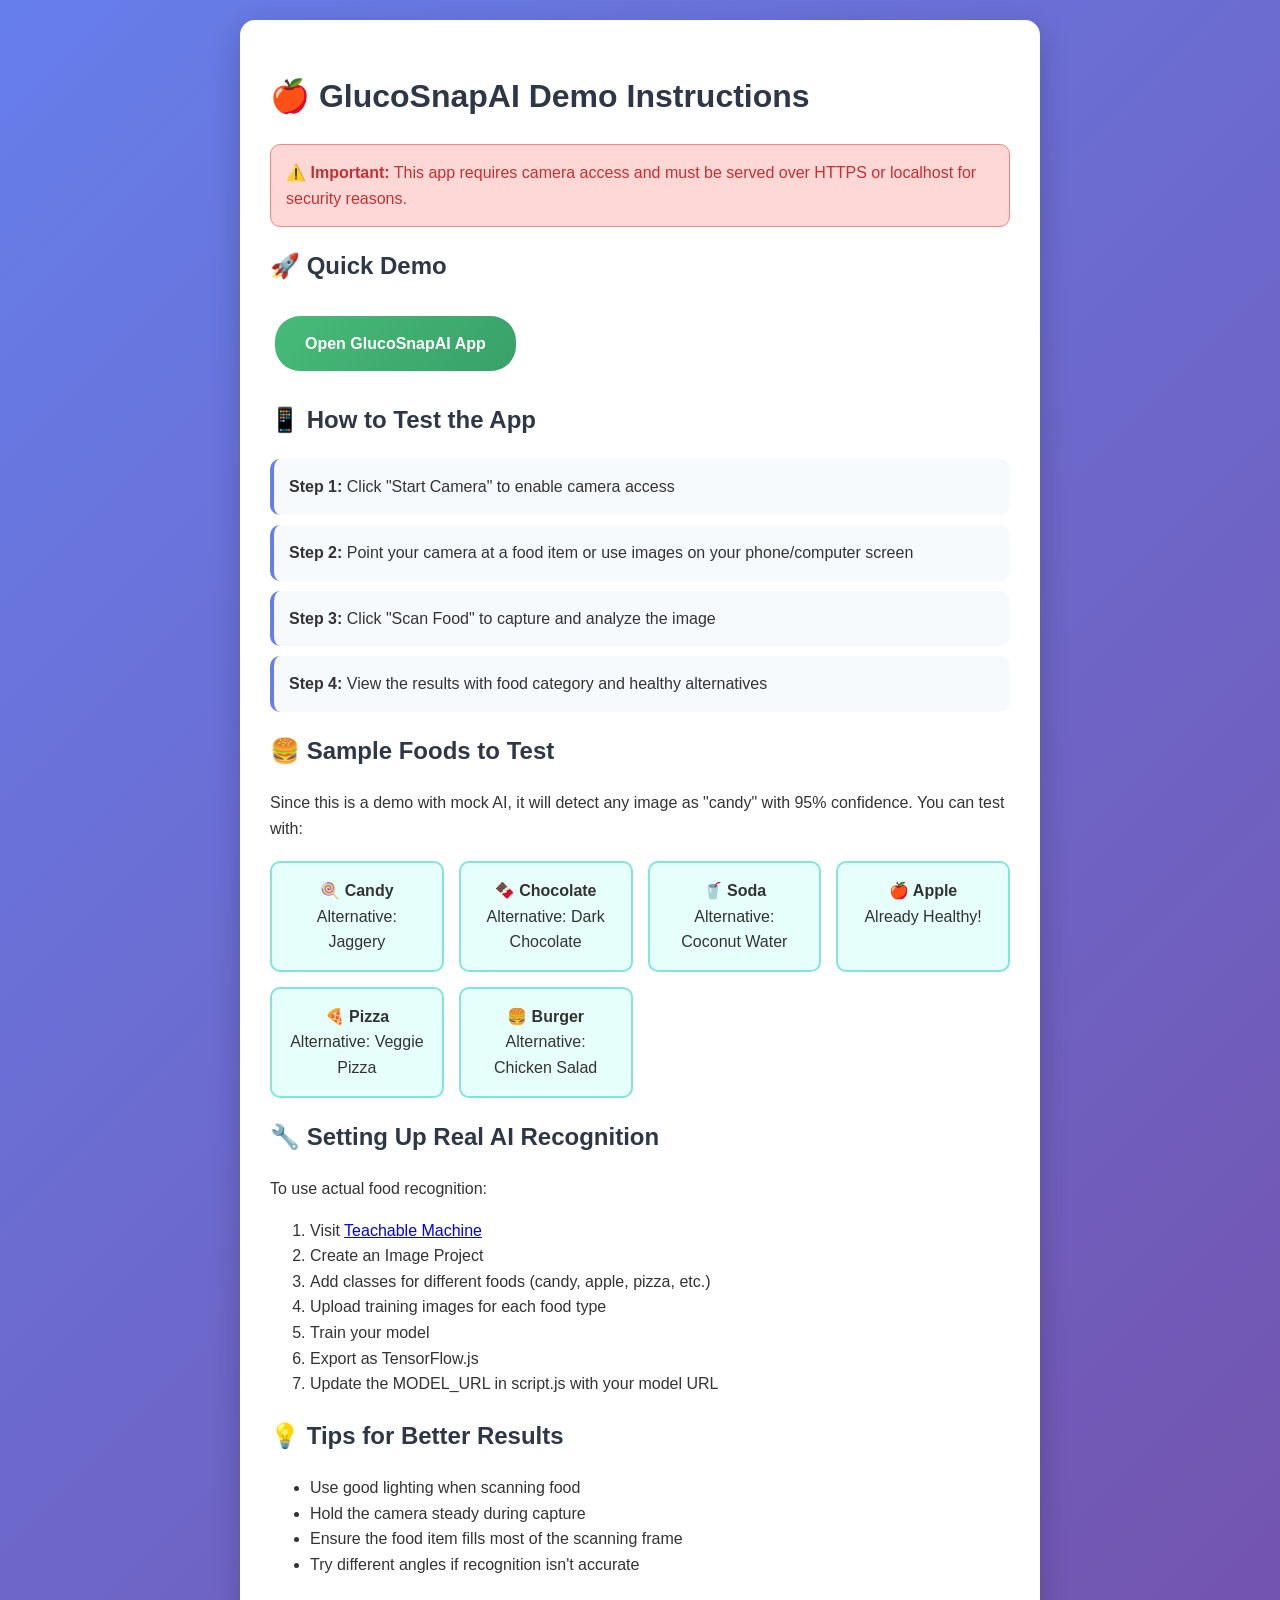
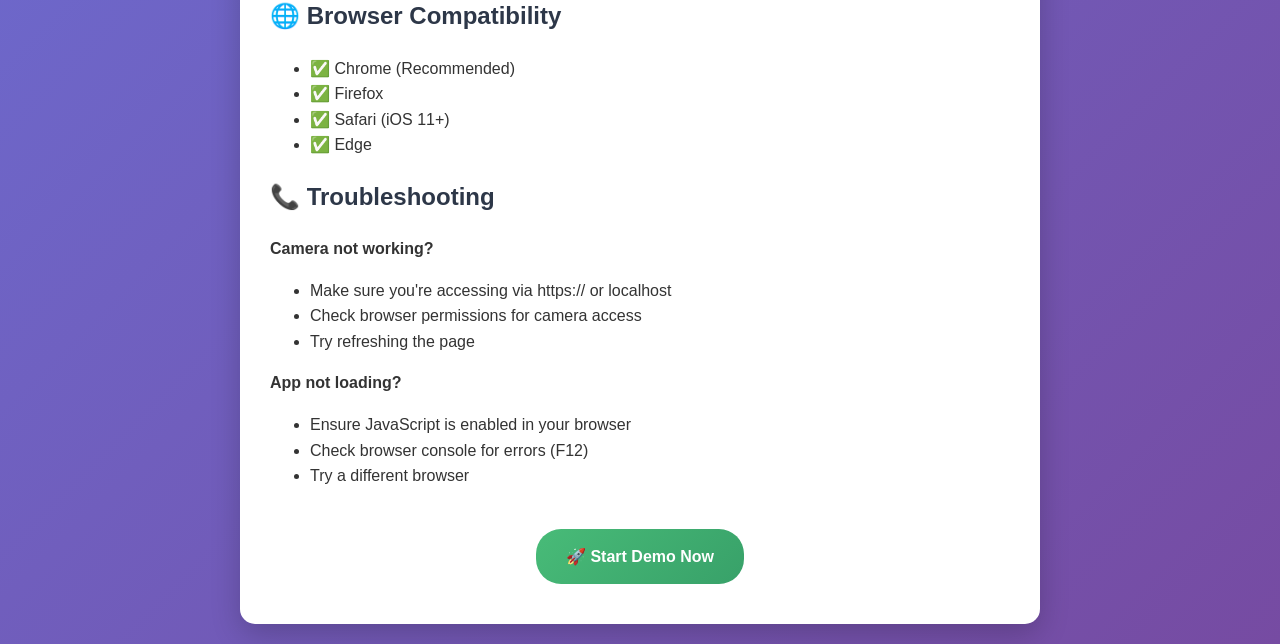
<file: demo.html>
<!DOCTYPE html>
<html lang="en">
<head>
    <meta charset="UTF-8">
    <meta name="viewport" content="width=device-width, initial-scale=1.0">
    <title>GlucoSnapAI Demo Instructions</title>
    <style>
        body {
            font-family: 'Inter', sans-serif;
            line-height: 1.6;
            color: #333;
            max-width: 800px;
            margin: 0 auto;
            padding: 20px;
            background: linear-gradient(135deg, #667eea 0%, #764ba2 100%);
            min-height: 100vh;
        }
        .container {
            background: white;
            padding: 30px;
            border-radius: 15px;
            box-shadow: 0 10px 30px rgba(0,0,0,0.2);
        }
        h1, h2 { color: #2d3748; }
        .demo-button {
            display: inline-block;
            background: linear-gradient(135deg, #48bb78 0%, #38a169 100%);
            color: white;
            padding: 15px 30px;
            border-radius: 25px;
            text-decoration: none;
            font-weight: 600;
            margin: 10px 5px;
            transition: transform 0.3s ease;
        }
        .demo-button:hover {
            transform: translateY(-2px);
        }
        .step {
            background: #f7fafc;
            padding: 15px;
            margin: 10px 0;
            border-radius: 10px;
            border-left: 4px solid #667eea;
        }
        .food-examples {
            display: grid;
            grid-template-columns: repeat(auto-fit, minmax(150px, 1fr));
            gap: 15px;
            margin: 20px 0;
        }
        .food-item {
            background: #e6fffa;
            padding: 15px;
            border-radius: 10px;
            text-align: center;
            border: 2px solid #81e6d9;
        }
        .warning {
            background: #fed7d7;
            border: 1px solid #fc8181;
            color: #c53030;
            padding: 15px;
            border-radius: 10px;
            margin: 20px 0;
        }
    </style>
</head>
<body>
    <div class="container">
        <h1>🍎 GlucoSnapAI Demo Instructions</h1>
        
        <div class="warning">
            ⚠️ <strong>Important:</strong> This app requires camera access and must be served over HTTPS or localhost for security reasons.
        </div>

        <h2>🚀 Quick Demo</h2>
        <a href="index.html" class="demo-button">Open GlucoSnapAI App</a>

        <h2>📱 How to Test the App</h2>
        
        <div class="step">
            <strong>Step 1:</strong> Click "Start Camera" to enable camera access
        </div>
        
        <div class="step">
            <strong>Step 2:</strong> Point your camera at a food item or use images on your phone/computer screen
        </div>
        
        <div class="step">
            <strong>Step 3:</strong> Click "Scan Food" to capture and analyze the image
        </div>
        
        <div class="step">
            <strong>Step 4:</strong> View the results with food category and healthy alternatives
        </div>

        <h2>🍔 Sample Foods to Test</h2>
        <p>Since this is a demo with mock AI, it will detect any image as "candy" with 95% confidence. You can test with:</p>
        
        <div class="food-examples">
            <div class="food-item">
                <strong>🍭 Candy</strong><br>
                Alternative: Jaggery
            </div>
            <div class="food-item">
                <strong>🍫 Chocolate</strong><br>
                Alternative: Dark Chocolate
            </div>
            <div class="food-item">
                <strong>🥤 Soda</strong><br>
                Alternative: Coconut Water
            </div>
            <div class="food-item">
                <strong>🍎 Apple</strong><br>
                Already Healthy!
            </div>
            <div class="food-item">
                <strong>🍕 Pizza</strong><br>
                Alternative: Veggie Pizza
            </div>
            <div class="food-item">
                <strong>🍔 Burger</strong><br>
                Alternative: Chicken Salad
            </div>
        </div>

        <h2>🔧 Setting Up Real AI Recognition</h2>
        <p>To use actual food recognition:</p>
        <ol>
            <li>Visit <a href="https://teachablemachine.withgoogle.com/" target="_blank">Teachable Machine</a></li>
            <li>Create an Image Project</li>
            <li>Add classes for different foods (candy, apple, pizza, etc.)</li>
            <li>Upload training images for each food type</li>
            <li>Train your model</li>
            <li>Export as TensorFlow.js</li>
            <li>Update the MODEL_URL in script.js with your model URL</li>
        </ol>

        <h2>💡 Tips for Better Results</h2>
        <ul>
            <li>Use good lighting when scanning food</li>
            <li>Hold the camera steady during capture</li>
            <li>Ensure the food item fills most of the scanning frame</li>
            <li>Try different angles if recognition isn't accurate</li>
        </ul>

        <h2>🌐 Browser Compatibility</h2>
        <ul>
            <li>✅ Chrome (Recommended)</li>
            <li>✅ Firefox</li>
            <li>✅ Safari (iOS 11+)</li>
            <li>✅ Edge</li>
        </ul>

        <h2>📞 Troubleshooting</h2>
        <p><strong>Camera not working?</strong></p>
        <ul>
            <li>Make sure you're accessing via https:// or localhost</li>
            <li>Check browser permissions for camera access</li>
            <li>Try refreshing the page</li>
        </ul>

        <p><strong>App not loading?</strong></p>
        <ul>
            <li>Ensure JavaScript is enabled in your browser</li>
            <li>Check browser console for errors (F12)</li>
            <li>Try a different browser</li>
        </ul>

        <div style="text-align: center; margin-top: 30px;">
            <a href="index.html" class="demo-button">🚀 Start Demo Now</a>
        </div>
    </div>
</body>
</html>
</file>
